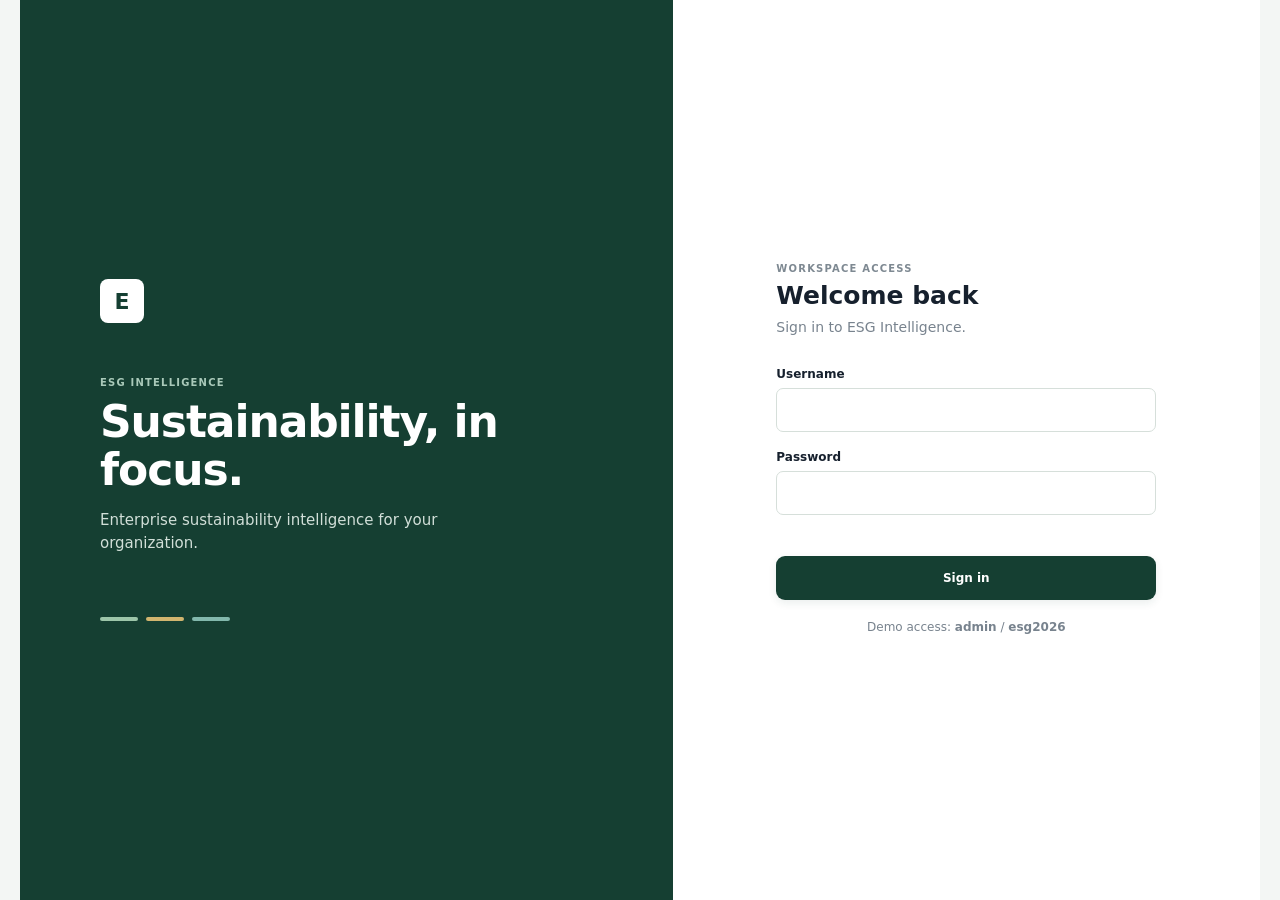
<file: integrated-frontend/index.html>
<!doctype html>
<html lang="en">
<head>
  <meta charset="UTF-8">
  <meta name="viewport" content="width=device-width, initial-scale=1.0">
  <script src="js/auth.js"></script>
  <title>ESG Dashboard</title>
  <link rel="stylesheet" href="css/style.css">
  <link rel="stylesheet" href="css/layout.css">
  <link rel="stylesheet" href="css/components.css">
</head>
<body data-page="dashboard">
  <div id="app-shell"></div>
  <main class="page-shell">
    <div id="topbar"></div>
    <section class="page-content">
      <div class="page-heading">
        <div><div class="eyebrow">OVERVIEW</div><h1>ESG Dashboard</h1><p>Monitor your organization's sustainability performance, risks and recommendations.</p></div>
        <button class="btn btn-secondary" data-toast="Dashboard refreshed"><span class="icon">↻</span> Refresh</button>
      </div>
      <div class="score-grid" id="score-grid"></div>
      <div class="dashboard-grid">
        <section class="card chart-card span-2"><div class="section-head"><div><h2>ESG Performance</h2><p>Score trend across the reporting period</p></div><span class="mini-select">FY 2025–26⌄</span></div><div id="performance-chart" class="line-chart"></div></section>
        <section class="card"><div class="section-head"><div><h2>Risk Overview</h2><p>Current open findings</p></div><span class="status-dot green"></span></div><div id="risk-overview" class="risk-overview"></div></section>
      </div>
      <div class="dashboard-grid lower">
        <section class="card"><div class="section-head"><div><h2>Priority Findings</h2><p>Items requiring attention</p></div><a class="text-link" href="risks.html">View all</a></div><div id="priority-findings"></div></section>
        <section class="card"><div class="section-head"><div><h2>AI Recommendations</h2><p>Prioritized actions from platform analysis</p></div><a class="text-link" href="insights.html">View insights</a></div><div id="dashboard-recommendations"></div></section>
      </div>
    </section>
  </main>
  <script src="js/mock-data.js"></script><script src="js/common.js"></script><script src="js/dashboard.js"></script>
</body>
</html>
</file>
<file: integrated-frontend/css/style.css>
*{box-sizing:border-box}html,body{margin:0;min-height:100%;font-family:Inter,ui-sans-serif,system-ui,-apple-system,BlinkMacSystemFont,"Segoe UI",sans-serif;color:#16202d;background:#f6f8f7}body{font-size:14px}button,input,select,textarea{font:inherit}button{cursor:pointer}a{text-decoration:none;color:inherit}.icon{font-size:16px;line-height:1}.muted{color:#78838e}.green-text{color:#16825a}.danger-text{color:#c34d4d}.warning-text{color:#a66b13}.blue-text{color:#3e70a8}.eyebrow{font-size:10px;letter-spacing:.12em;font-weight:800;color:#7e8992;margin-bottom:7px}h1,h2,h3,p{margin-top:0}h1{font-size:24px;letter-spacing:-.025em;margin-bottom:6px}h2{font-size:15px;margin-bottom:4px}h3{font-size:13px;margin-bottom:4px}p{color:#74808b;line-height:1.55}.page-content{max-width:1480px;margin:auto;padding:28px 32px 48px}.page-heading{display:flex;justify-content:space-between;align-items:flex-start;gap:24px;margin-bottom:24px}.page-heading p{margin-bottom:0}.btn{border:1px solid transparent;border-radius:9px;padding:9px 14px;font-weight:700;font-size:12px;display:inline-flex;gap:8px;align-items:center;justify-content:center;transition:.18s}.btn:hover{transform:translateY(-1px)}.btn-primary{background:#153f32;color:white;box-shadow:0 3px 8px #163f3217}.btn-primary:hover{background:#1b5644}.btn-secondary{background:#fff;border-color:#dce2df;color:#24322e}.btn-danger{background:#fff1f1;border-color:#f0d2d2;color:#b33d3d}.btn-ghost{background:transparent;border-color:transparent;color:#68757d}.btn:disabled{opacity:.55;cursor:not-allowed;transform:none}.card{background:#fff;border:1px solid #e4e9e6;border-radius:12px;box-shadow:0 3px 12px rgba(18,42,31,.035)}.score-grid{display:grid;grid-template-columns:repeat(4,1fr);gap:14px;margin-bottom:18px}.score-card{padding:17px 18px;position:relative;overflow:hidden}.score-top{display:flex;justify-content:space-between;align-items:center;color:#74808b;font-size:12px}.score-number{font-size:29px;font-weight:800;letter-spacing:-.04em;margin:10px 0 4px}.trend{font-size:11px;font-weight:700}.trend.up{color:#16825a}.trend.down{color:#c34d4d}.dashboard-grid{display:grid;grid-template-columns:2fr 1fr;gap:16px;margin-bottom:16px}.dashboard-grid.lower{grid-template-columns:1fr 1fr}.span-2{min-width:0}.section-head{display:flex;justify-content:space-between;gap:15px;align-items:flex-start;margin-bottom:15px}.section-head p{font-size:12px;margin-bottom:0}.mini-select{border:1px solid #e1e6e3;padding:7px 9px;border-radius:7px;font-size:11px;color:#64716d;background:#fafcfb}.text-link{font-size:12px;color:#187456;font-weight:700}.status-dot{width:8px;height:8px;border-radius:50%;display:inline-block}.status-dot.green{background:#43a77f}.line-chart{height:240px;position:relative;padding:8px 4px}.line-chart svg{width:100%;height:100%}.card{padding:18px}.risk-overview{display:grid;gap:9px}.risk-row{display:flex;justify-content:space-between;align-items:center;padding:10px 12px;border:1px solid #edf0ee;border-radius:8px}.risk-label{display:flex;gap:9px;align-items:center}.risk-count{font-weight:800}.finding-row,.recommendation-row{padding:12px 0;border-bottom:1px solid #edf0ee}.finding-row:last-child,.recommendation-row:last-child{border-bottom:0}.row-title{font-weight:750;font-size:12px}.row-meta{display:flex;gap:7px;align-items:center;flex-wrap:wrap;margin-top:6px}.badge{display:inline-flex;align-items:center;border-radius:999px;padding:4px 8px;font-size:10px;font-weight:800;border:1px solid transparent}.badge-high{background:#fff0ef;color:#b54343;border-color:#f1d1ce}.badge-medium{background:#fff7e8;color:#9b6819;border-color:#f0dfbb}.badge-low{background:#edf8f2;color:#287954;border-color:#cfe7d9}.badge-success{background:#edf8f2;color:#287954;border-color:#cfe7d9}.badge-processing{background:#edf4fb;color:#3d6f9d;border-color:#d5e3f1}.badge-neutral{background:#f3f5f4;color:#66736d;border-color:#e0e5e2}.table-wrap{overflow:auto;border:1px solid #e6ebe8;border-radius:10px}.data-table{width:100%;border-collapse:collapse;min-width:760px}.data-table th{text-align:left;background:#fafcfb;color:#78848c;font-size:10px;text-transform:uppercase;letter-spacing:.06em;padding:11px 13px;border-bottom:1px solid #e7ece9}.data-table td{padding:12px 13px;border-bottom:1px solid #edf0ef;font-size:12px;vertical-align:middle}.data-table tr:last-child td{border-bottom:0}.data-table tr:hover td{background:#fbfdfc}.empty-state{padding:42px;text-align:center;color:#7a868e;border:1px dashed #dce3df;border-radius:10px;background:#fbfcfc}.loading-state{padding:38px;text-align:center}.spinner{width:23px;height:23px;border:2px solid #dce6e1;border-top-color:#1d7959;border-radius:50%;animation:spin .8s linear infinite;margin:0 auto 10px}@keyframes spin{to{transform:rotate(360deg)}}.alert{padding:11px 13px;border-radius:8px;font-size:12px;margin-bottom:14px;border:1px solid}.alert-error{background:#fff4f3;color:#a83d3d;border-color:#f0d0cd}.alert-success{background:#f0faf4;color:#286e4f;border-color:#d1e8d9}.alert-info{background:#f1f7fc;color:#3e6f99;border-color:#d6e5f0}.grid-2{display:grid;grid-template-columns:1fr 1fr;gap:16px}.grid-3{display:grid;grid-template-columns:repeat(3,1fr);gap:14px}.metric{padding:15px;border:1px solid #e8ecea;border-radius:9px}.metric .value{font-size:22px;font-weight:800;margin-top:5px}.metric .label{font-size:11px;color:#7b868e}.progress{height:7px;border-radius:99px;background:#edf0ee;overflow:hidden}.progress>span{display:block;height:100%;border-radius:99px;background:#2c916d}.form-grid{display:grid;grid-template-columns:1fr 1fr;gap:15px}.field{display:flex;flex-direction:column;gap:6px}.field label{font-size:11px;font-weight:750;color:#58656d}.field input,.field select,.field textarea{width:100%;border:1px solid #dfe5e2;border-radius:8px;padding:10px 11px;outline:none;background:white;color:#26322f}.field input:focus,.field select:focus,.field textarea:focus{border-color:#76ae98;box-shadow:0 0 0 3px #4a9d7a14}.full{grid-column:1/-1}.toolbar{display:flex;gap:9px;align-items:center;flex-wrap:wrap}.toolbar .spacer{flex:1}.filter{border:1px solid #dfe5e2;border-radius:8px;background:#fff;padding:8px 10px;color:#65716e;font-size:11px}.tabs{display:flex;gap:4px;border-bottom:1px solid #e5eae7;margin-bottom:15px}.tab{padding:9px 12px;border:0;background:none;color:#7b858b;font-weight:700;font-size:11px;border-bottom:2px solid transparent}.tab.active{color:#195f48;border-bottom-color:#238260}.modal-backdrop{position:fixed;inset:0;background:#10231d4d;display:none;align-items:center;justify-content:center;z-index:100}.modal-backdrop.open{display:flex}.modal{background:white;border-radius:13px;max-width:760px;width:calc(100% - 32px);max-height:85vh;overflow:auto;box-shadow:0 20px 60px #0b21183d}.modal-head{padding:18px;border-bottom:1px solid #e8ecea;display:flex;justify-content:space-between}.modal-body{padding:18px}.toast-container{position:fixed;right:20px;bottom:20px;z-index:200;display:grid;gap:8px}.toast{background:#17372d;color:white;border-radius:9px;padding:11px 14px;font-size:12px;box-shadow:0 8px 24px #0002}.file-drop{border:1.5px dashed #bdd2c7;border-radius:10px;background:#f8fbf9;padding:20px;text-align:center}.file-drop.drag{background:#edf8f2;border-color:#2b906c}.file-drop input{display:none}.file-name{font-size:12px;font-weight:700;margin-top:9px}.evidence{background:#f8faf9;border:1px solid #e2e9e5;border-radius:9px;padding:12px}.evidence .quote{font-size:12px;line-height:1.6;color:#384640;margin-top:7px}.confidence{font-size:10px;color:#6e7a75;font-weight:700}.search-box{position:relative}.search-box input{width:240px;padding:9px 11px 9px 31px;border:1px solid #e0e5e3;border-radius:8px;background:#fff;font-size:11px}.search-box .search-icon{position:absolute;left:11px;top:8px;color:#87928d}.pill-count{background:#edf8f2;color:#2c7e5d;border-radius:999px;padding:3px 7px;font-size:9px;font-weight:800}.toggle{width:38px;height:21px;border-radius:99px;background:#cfd8d4;position:relative;border:0}.toggle.on{background:#2a8d69}.toggle:after{content:"";position:absolute;width:17px;height:17px;background:#fff;border-radius:50%;top:2px;left:2px;transition:.2s;box-shadow:0 1px 3px #0002}.toggle.on:after{left:19px}.code-block{font-family:"SFMono-Regular",Consolas,monospace;background:#17231f;color:#d9e7e0;padding:13px;border-radius:8px;font-size:11px;overflow:auto}.report-preview{background:#fff;border:1px solid #e2e7e4;border-radius:10px;min-height:400px}.report-cover{padding:28px;border-bottom:1px solid #e7ebe9}.report-section{padding:18px 28px;border-bottom:1px solid #edf0ee}.small{font-size:11px}.divider{height:1px;background:#e8ecea;margin:14px 0}
</file>
<file: integrated-frontend/css/layout.css>
:root{--sidebar:#111a25;--sidebar2:#182332;--sidebar-text:#b5bec8;--green:#2b8c69}.app-sidebar{position:fixed;left:0;top:0;bottom:0;width:236px;background:linear-gradient(180deg,#111a25,#0e1721);color:white;z-index:50;display:flex;flex-direction:column}.brand{padding:23px 19px 20px;border-bottom:1px solid #ffffff10}.brand-mark{width:30px;height:30px;border-radius:8px;background:#2b8c69;display:grid;place-items:center;font-weight:900;font-size:14px;margin-bottom:11px}.brand-title{font-size:13px;font-weight:800}.brand-sub{font-size:9px;color:#7f8c9a;margin-top:4px}.nav-label{font-size:9px;color:#667484;letter-spacing:.13em;font-weight:800;padding:20px 18px 8px}.side-nav{padding:0 9px;overflow:auto}.nav-item{display:flex;align-items:center;gap:10px;color:var(--sidebar-text);font-size:11px;font-weight:650;padding:9px 10px;border-radius:7px;margin:2px 0}.nav-item:hover{background:#ffffff08;color:white}.nav-item.active{background:#1b302b;color:#dff7eb;position:relative}.nav-item.active:before{content:"";position:absolute;left:-9px;top:5px;bottom:5px;width:2px;background:#4bb88e;border-radius:2px}.nav-icon{width:17px;text-align:center;color:#7e8b99;font-size:13px}.nav-item.active .nav-icon{color:#56ba91}.nav-badge{margin-left:auto;border-radius:99px;background:#263442;color:#d5dde3;font-size:8px;padding:3px 6px}.nav-badge.green{background:#1e4436;color:#83d3b2}.nav-badge.red{background:#572d31;color:#ff9e9e}.sidebar-bottom{margin-top:auto;padding:13px 12px;border-top:1px solid #ffffff0d}.profile-mini{display:flex;align-items:center;gap:9px;padding:8px}.avatar{width:30px;height:30px;border-radius:50%;background:#2c735b;color:white;display:grid;place-items:center;font-size:10px;font-weight:800}.profile-mini .name{font-size:10px;font-weight:750}.profile-mini .role{font-size:9px;color:#788592;margin-top:2px}.page-shell{margin-left:236px;min-height:100vh}.topbar{height:65px;background:#fff;border-bottom:1px solid #e7ebe9;display:flex;align-items:center;padding:0 30px;gap:18px;position:sticky;top:0;z-index:30}.top-title{font-size:12px;font-weight:800;color:#28352f;min-width:185px}.org-select{display:flex;align-items:center;gap:7px;font-size:11px;color:#5e6966;border-left:1px solid #e6eae8;padding-left:18px}.top-actions{margin-left:auto;display:flex;align-items:center;gap:11px}.top-icon{width:32px;height:32px;border:1px solid #e3e8e5;background:#fff;border-radius:8px;color:#66736e}.top-avatar{width:31px;height:31px;border-radius:50%;background:#d9eee5;color:#1e6d50;display:grid;place-items:center;font-size:9px;font-weight:800}.mobile-menu{display:none}.sidebar-overlay{display:none}@media(max-width:1050px){.app-sidebar{width:205px}.page-shell{margin-left:205px}.top-title{min-width:auto}.search-box input{width:180px}}@media(max-width:820px){.app-sidebar{transform:translateX(-100%);transition:.2s;width:236px}.app-sidebar.open{transform:translateX(0)}.page-shell{margin-left:0}.mobile-menu{display:inline-flex}.sidebar-overlay.open{display:block;position:fixed;inset:0;background:#0b161280;z-index:40}.topbar{padding:0 15px}.top-title{display:none}.org-select{border-left:0;padding-left:0}.search-box{display:none}.page-content{padding:22px 15px 35px}.score-grid{grid-template-columns:1fr 1fr}.dashboard-grid,.dashboard-grid.lower,.grid-2{grid-template-columns:1fr}.form-grid{grid-template-columns:1fr}.page-heading{flex-direction:column;gap:13px}.page-heading .btn{align-self:flex-start}.grid-3{grid-template-columns:1fr 1fr}}@media(max-width:520px){.score-grid,.grid-3{grid-template-columns:1fr}.topbar{height:58px}.page-content{padding-top:18px}h1{font-size:21px}.card{padding:14px}.top-actions .top-icon:nth-child(2){display:none}}
</file>
<file: integrated-frontend/css/components.css>
/* Reusable enterprise ESG components are defined in style.css. This file is intentionally kept separate so module-specific visual additions can be added safely. */
.kpi-strip{display:grid;grid-template-columns:repeat(4,1fr);gap:12px;margin-bottom:16px}
.kpi{padding:15px 16px;background:#fff;border:1px solid #e5eae7;border-radius:10px}.kpi-label{font-size:10px;color:#7b868d;text-transform:uppercase;letter-spacing:.05em}.kpi-value{font-size:24px;font-weight:850;margin:7px 0 2px}.kpi-note{font-size:10px;color:#7b868d}
.change-card{border:1px solid #e3e9e6;border-radius:10px;background:#fff;margin-bottom:12px;overflow:hidden}.change-head{padding:13px 15px;display:flex;justify-content:space-between;gap:12px;border-bottom:1px solid #edf0ee}.change-body{display:grid;grid-template-columns:1fr 1fr}.policy-pane{padding:14px;background:#fcfdfd}.policy-pane+.policy-pane{border-left:1px solid #e6ebe8}.pane-label{font-size:9px;font-weight:800;letter-spacing:.08em;color:#8a959a;margin-bottom:7px}.policy-text{font-size:12px;line-height:1.65;color:#35443e}.policy-text mark{background:#fff1a8;padding:1px 3px;border-radius:3px}.change-foot{padding:11px 15px;background:#fbfcfc;border-top:1px solid #edf0ee}.legend{display:flex;gap:12px;align-items:center;flex-wrap:wrap;font-size:10px;color:#6f7c77}.legend i{width:7px;height:7px;border-radius:50%;display:inline-block;margin-right:4px}.green-dot{background:#41a87e}.red-dot{background:#d86666}.amber-dot{background:#d59b37}.blue-dot{background:#578ab6}
@media(max-width:700px){.change-body{grid-template-columns:1fr}.policy-pane+.policy-pane{border-left:0;border-top:1px solid #e6ebe8}.kpi-strip{grid-template-columns:1fr 1fr}}

/* ─── Cloud & Carbon Module Styles (Member 4 Phase 1) ─── */
.kpi-strip-6{display:grid;grid-template-columns:repeat(6,1fr);gap:12px;margin-bottom:18px}
@media(max-width:1300px){.kpi-strip-6{grid-template-columns:repeat(3,1fr)}}
@media(max-width:680px){.kpi-strip-6{grid-template-columns:1fr 1fr}}
@media(max-width:440px){.kpi-strip-6{grid-template-columns:1fr}}

.chart-grid{display:grid;grid-template-columns:1fr 1fr;gap:16px}
@media(max-width:980px){.chart-grid{grid-template-columns:1fr}}

.file-preview-card{display:flex;align-items:center;justify-content:space-between;gap:12px;padding:12px 14px;background:#fff;border:1px solid #dfe5e2;border-radius:8px;margin-top:10px}
.file-preview-card .file-info{display:flex;align-items:center;gap:10px}
.file-preview-card .file-icon{width:32px;height:32px;border-radius:6px;background:#edf8f2;color:#287954;display:grid;place-items:center;font-weight:800;font-size:11px}

.flow-grid{display:grid;grid-template-columns:repeat(4,1fr);gap:12px}
@media(max-width:1050px){.flow-grid{grid-template-columns:repeat(2,1fr)}}
@media(max-width:560px){.flow-grid{grid-template-columns:1fr}}
.flow-step{background:#fafcfb;border:1px solid #e3e9e6;border-radius:10px;padding:14px;position:relative}
.flow-step .step-num{display:inline-block;width:20px;height:20px;border-radius:50%;background:#153f32;color:white;font-size:10px;font-weight:800;text-align:center;line-height:20px;margin-bottom:8px}
.flow-step h3{font-size:12px;font-weight:750;margin-bottom:6px;color:#24322e}
.flow-step p{font-size:11px;line-height:1.55;color:#67747e;margin:0}

.mini-bar-wrap{display:flex;align-items:center;gap:8px}
.mini-bar{width:60px;height:6px;background:#edf0ee;border-radius:3px;overflow:hidden}
.mini-bar-fill{height:100%;border-radius:3px;background:#2b8c69}
.mini-bar-fill.warn{background:#d59b37}
.mini-bar-fill.danger{background:#d86666}

.sortable-th{cursor:pointer;user-select:none;transition:background .15s}
.sortable-th:hover{background:#f1f6f3!important;color:#18533f}
.sort-indicator{font-size:9px;margin-left:4px;color:#879590}

.sample-chip{padding:4px 9px;border:1px solid #d5dfdb;background:#fff;border-radius:6px;font-size:10px;font-weight:600;color:#455550;cursor:pointer;transition:.15s}
.sample-chip:hover{background:#edf6f1;border-color:#2b8c69;color:#1b5644}

.chart-unavailable{height:180px;display:flex;flex-direction:column;align-items:center;justify-content:center;background:#fafcfb;border:1px dashed #e1e7e4;border-radius:8px;color:#87948e;font-size:11px;text-align:center;padding:20px}
</file>
<file: integrated-frontend/css/login.css>
.login-page{min-height:100vh;background:#f3f6f4}.login-layout{min-height:100vh;display:grid;grid-template-columns:minmax(320px,1fr) minmax(360px,.9fr);max-width:1240px;margin:auto;background:#fff}.login-brand{position:relative;overflow:hidden;padding:80px;display:flex;flex-direction:column;justify-content:center;background:#153f32;color:#fff}.login-brand .brand-mark{width:44px;height:44px;display:grid;place-items:center;background:#fff;color:#153f32;font-weight:900;font-size:22px;border-radius:8px;margin-bottom:52px}.login-brand .eyebrow{color:#a9c9b9}.login-brand h1{font-size:44px;line-height:1.08;max-width:440px;margin:0 0 16px}.login-copy{max-width:360px;color:#d1dfd8;font-size:15px}.login-accent{display:flex;gap:8px;margin-top:46px}.login-accent span{height:4px;width:38px;background:#9cc5a9;border-radius:3px}.login-accent span:nth-child(2){background:#d1b56f}.login-accent span:nth-child(3){background:#82b8ac}.login-form-wrap{display:grid;place-items:center;padding:36px}.login-form{width:min(100%,380px);display:flex;flex-direction:column}.login-form h2{font-size:25px;margin:0 0 7px}.login-form>p{margin:0 0 28px}.login-form label{font-weight:700;font-size:12px;margin:0 0 7px}.login-form input{height:44px;border:1px solid #d6dfda;border-radius:7px;padding:0 12px;margin-bottom:18px;color:#16202d;background:#fff}.login-form input:focus{outline:2px solid #9bc4ae;outline-offset:1px}.login-submit{width:100%;height:44px;margin-top:2px}.login-error{min-height:20px;color:#bd4848;font-size:12px;margin:-7px 0 8px}.demo-hint{text-align:center;font-size:12px;margin:18px 0 0!important;color:#78838e}@media(max-width:720px){.login-layout{grid-template-columns:1fr}.login-brand{min-height:260px;padding:32px}.login-brand h1{font-size:34px}.login-brand .brand-mark{margin-bottom:28px}.login-accent{margin-top:22px}.login-form-wrap{padding:38px 24px 56px}}
</file>
